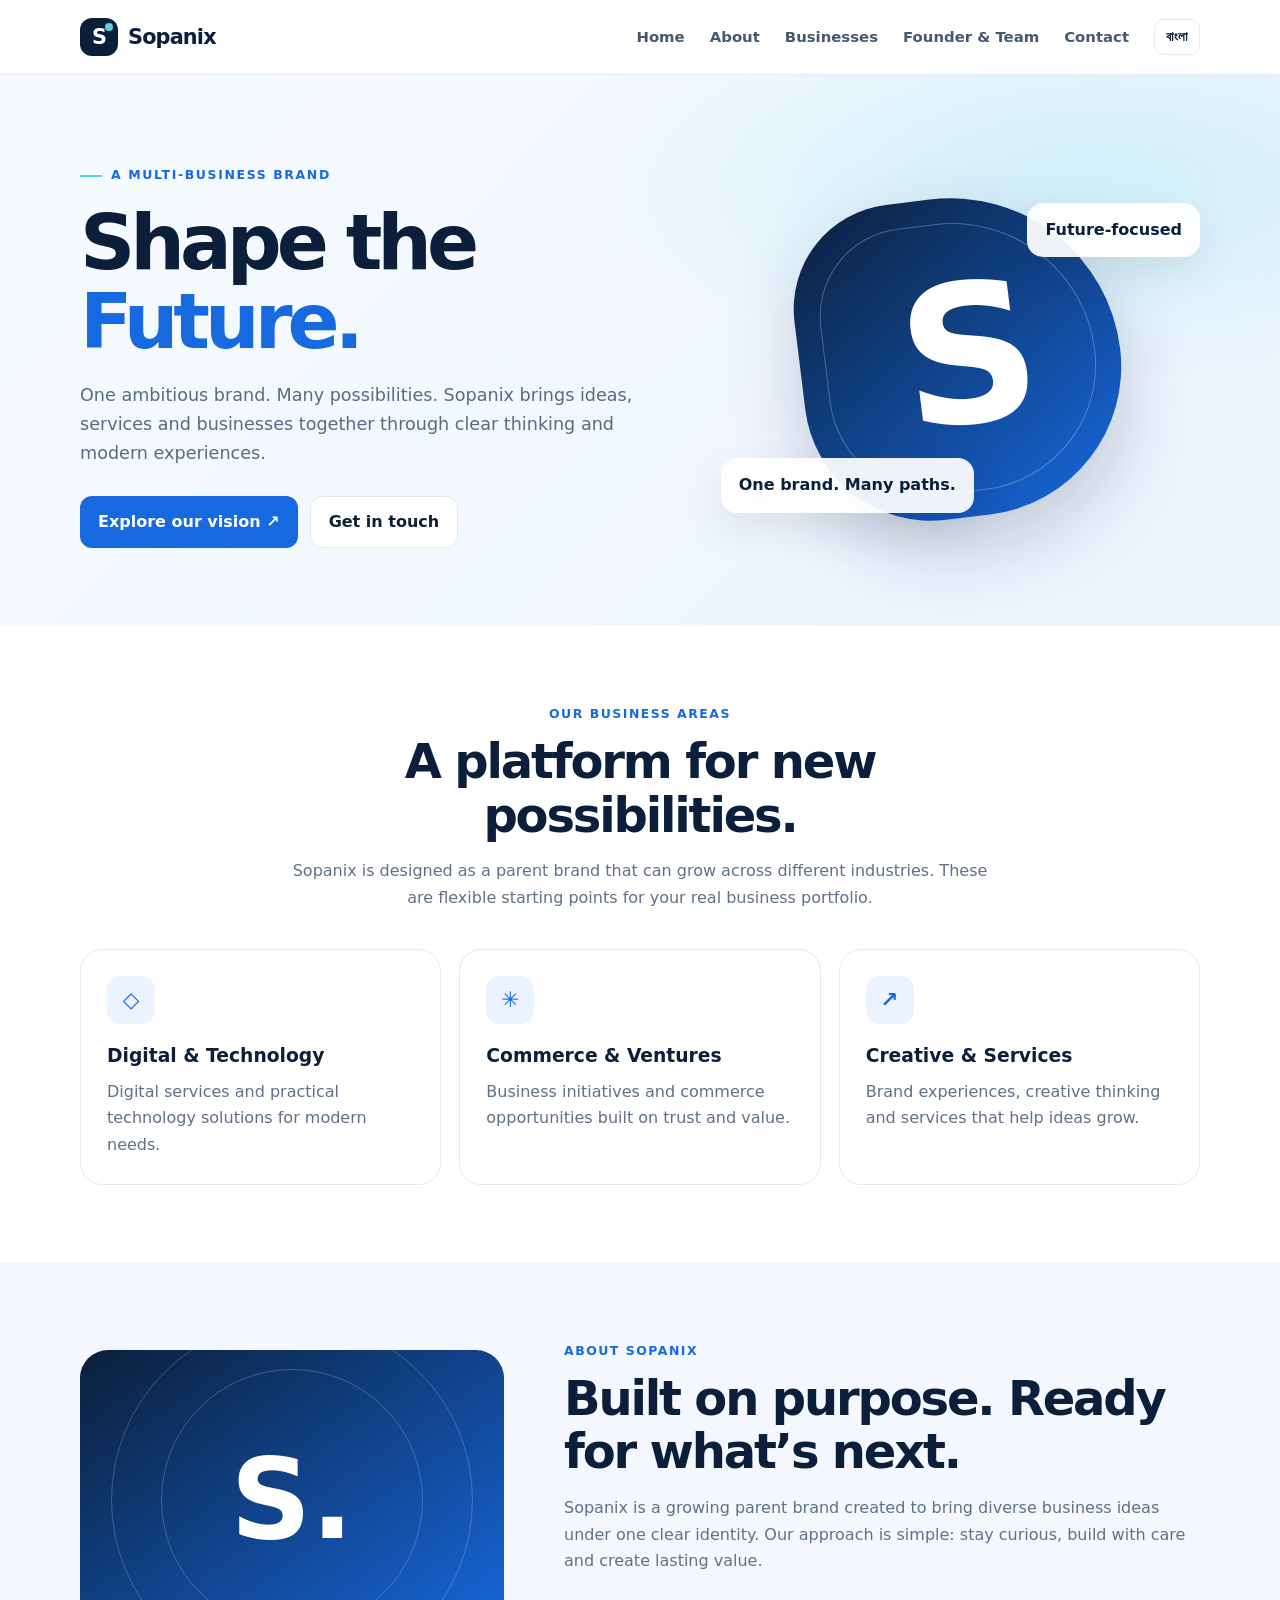
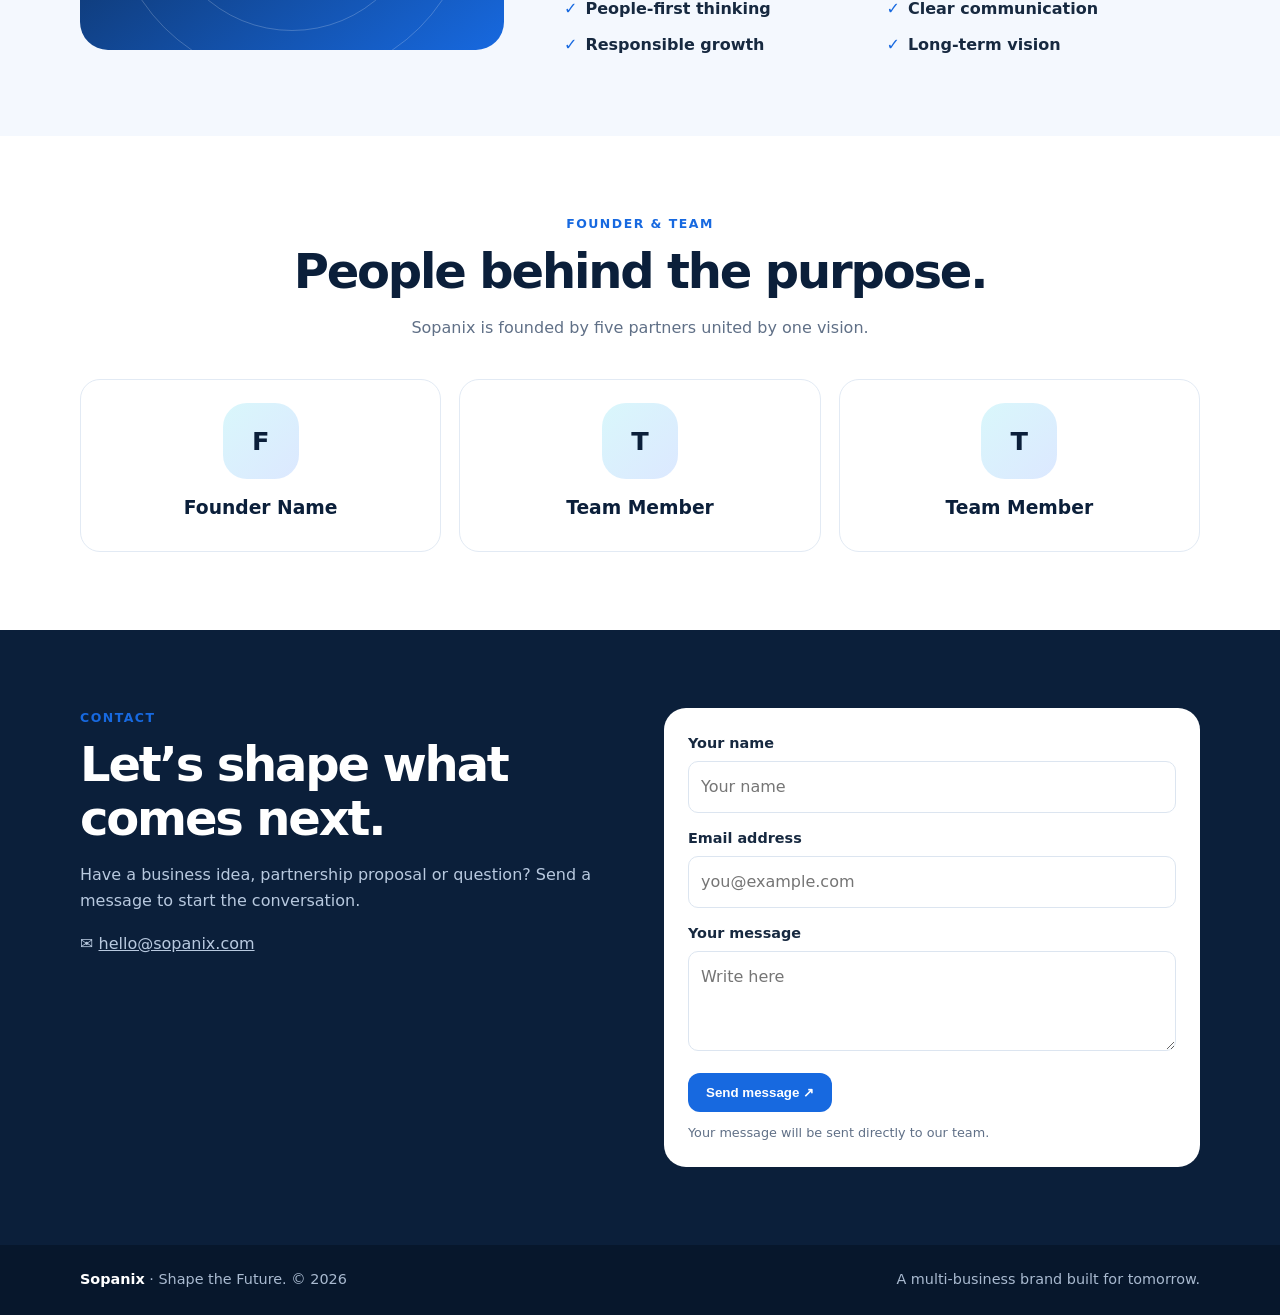
<file: index-1.html>
<!doctype html>
<html lang="en">
<head>
<meta charset="utf-8"><meta name="viewport" content="width=device-width,initial-scale=1"><meta name="theme-color" content="#0b1f3a">
<meta name="description" content="Sopanix — Shape the Future. A multi-business brand building modern possibilities."><title>Sopanix — Shape the Future</title>
<style>
:root{--navy:#0b1f3a;--blue:#1769e0;--cyan:#55d3df;--ink:#172940;--muted:#607087;--bg:#f4f8fe;--line:#e2eaf4}*{box-sizing:border-box}html{scroll-behavior:smooth;scroll-padding-top:86px}body{margin:0;font-family:Inter,system-ui,-apple-system,"Segoe UI",sans-serif;color:var(--ink);line-height:1.65}a{text-decoration:none;color:inherit}.wrap{width:min(1120px,calc(100% - 36px));margin:auto}.top{position:sticky;top:0;z-index:10;background:#ffffffed;backdrop-filter:blur(12px);border-bottom:1px solid var(--line)}nav{height:74px;display:flex;align-items:center;justify-content:space-between;gap:20px}.brand{display:flex;align-items:center;gap:10px;font-weight:900;font-size:1.3rem;letter-spacing:-.04em;color:var(--navy)}.logo{width:38px;height:38px;border-radius:12px;background:var(--navy);display:grid;place-items:center;color:white;font-weight:900;position:relative}.logo:after{content:"";position:absolute;width:8px;height:8px;background:var(--cyan);border-radius:50%;right:5px;top:5px}.navlinks{display:flex;gap:25px;align-items:center;font-size:.93rem;font-weight:650;color:#465871}.navlinks a:hover{color:var(--blue)}.btn{display:inline-flex;align-items:center;justify-content:center;background:var(--blue);color:white;padding:12px 18px;border-radius:12px;font-weight:750;border:0;cursor:pointer}.btn.alt{background:white;color:var(--navy);border:1px solid var(--line)}#lang{border:1px solid var(--line);background:white;color:var(--navy);border-radius:10px;padding:9px 11px;font-weight:750;cursor:pointer}.menu{display:none;border:1px solid var(--line);border-radius:10px;background:white;padding:8px 10px}.hero{background:radial-gradient(ellipse at 85% 20%,#55d3df38,transparent 32%),linear-gradient(135deg,#f7fbff,#edf4ff);padding:90px 0 78px}.heroGrid{display:grid;grid-template-columns:1.1fr .9fr;gap:55px;align-items:center}.eyebrow{color:var(--blue);text-transform:uppercase;letter-spacing:.13em;font-size:.78rem;font-weight:850}.eyebrow:before{content:"";display:inline-block;width:22px;height:2px;background:var(--cyan);vertical-align:middle;margin-right:9px}h1{font-size:clamp(2.8rem,6vw,5rem);line-height:1.03;letter-spacing:-.065em;color:var(--navy);margin:17px 0 20px}h1 em{font-style:normal;color:var(--blue)}.lead{font-size:1.1rem;color:#586b83;max-width:580px}.actions{display:flex;gap:12px;flex-wrap:wrap;margin-top:28px}.art{min-height:360px;display:grid;place-items:center;position:relative}.orb{width:min(320px,76vw);aspect-ratio:1;border-radius:38% 62% 54% 46%;background:linear-gradient(145deg,#0b1f3a,#1769e0);box-shadow:0 30px 75px #0b1f3a35;display:grid;place-items:center;color:white;font-size:12rem;font-weight:900;letter-spacing:-.1em;transform:rotate(-7deg);position:relative}.orb:after{content:"";position:absolute;inset:25px;border:1px solid #ffffff42;border-radius:inherit}.float{position:absolute;background:#ffffffed;box-shadow:0 16px 40px #0b1f3a18;padding:14px 18px;border-radius:16px;font-weight:800;color:var(--navy)}.float small{display:block;color:var(--muted);font-weight:500}.f1{top:26px;right:0}.f2{bottom:24px;left:0}section{padding:78px 0}.head{text-align:center;max-width:700px;margin:0 auto 38px}.kicker{font-size:.78rem;color:var(--blue);font-weight:850;text-transform:uppercase;letter-spacing:.12em}h2{font-size:clamp(2rem,4vw,3rem);line-height:1.12;letter-spacing:-.045em;color:var(--navy);margin:10px 0 14px}.head p,.about p{color:var(--muted)}.cards{display:grid;grid-template-columns:repeat(3,1fr);gap:18px}.card{border:1px solid var(--line);border-radius:22px;padding:26px;background:white}.icon{width:48px;height:48px;display:grid;place-items:center;border-radius:14px;background:#eaf3ff;color:var(--blue);font-size:1.35rem;font-weight:900}.card h3{color:var(--navy);margin:17px 0 7px}.card p{color:var(--muted);margin:0}.about{background:var(--bg)}.aboutGrid{display:grid;grid-template-columns:.8fr 1.2fr;gap:60px;align-items:center}.aboutArt{min-height:300px;border-radius:28px;background:linear-gradient(145deg,var(--navy),#1769e0);display:grid;place-items:center;color:white;font-size:7rem;font-weight:900;position:relative;overflow:hidden}.aboutArt:before,.aboutArt:after{content:"";position:absolute;width:260px;height:260px;border:1px solid #ffffff35;border-radius:50%}.aboutArt:after{width:360px;height:360px}.aboutArt span{z-index:1}.checks{display:grid;grid-template-columns:1fr 1fr;gap:9px;margin-top:22px;font-weight:700}.checks span:before{content:"✓";color:var(--blue);margin-right:8px}.team{display:flex;flex-wrap:wrap;justify-content:center;gap:18px}.team .person{flex:0 1 calc(33.333% - 12px)}.person{border:1px solid var(--line);border-radius:20px;padding:23px;text-align:center}.avatar{width:76px;height:76px;border-radius:24px;margin:0 auto 14px;background:linear-gradient(135deg,#d9f7fb,#dce8ff);display:grid;place-items:center;color:var(--navy);font-weight:900;font-size:1.6rem}.person h3{margin:0;color:var(--navy)}.person p{color:var(--muted);margin:4px 0 0}.contact{background:var(--navy);color:white}.contact h2{color:white}.contact .head p{color:#b8c9df}.contactGrid{display:grid;grid-template-columns:1fr 1fr;gap:48px}.contactInfo p{color:#b8c9df}.form{background:white;border-radius:22px;padding:24px;color:var(--ink)}label{display:block;font-size:.9rem;font-weight:750;margin:0 0 5px}.field{margin-bottom:14px}input,textarea{width:100%;padding:12px;border:1px solid #dce5f0;border-radius:10px;font:inherit}textarea{min-height:100px}footer{background:#07172c;color:#a9bad0;padding:23px 0;font-size:.9rem}.foot{display:flex;justify-content:space-between;gap:18px;flex-wrap:wrap}.foot strong{color:white}.note{font-size:.8rem;color:#607087;margin:10px 0 0}@media(max-width:760px){.hero{padding:55px 0}.heroGrid,.aboutGrid,.contactGrid{grid-template-columns:1fr;gap:30px}.art{min-height:285px}.orb{width:245px;font-size:9rem}.cards,.team .person{flex:1 1 100%}.navlinks{display:none;position:absolute;top:73px;left:0;right:0;background:white;padding:18px;flex-direction:column;border-bottom:1px solid var(--line)}.navlinks.open{display:flex}.menu{display:block}.checks{grid-template-columns:1fr}section{padding:60px 0}}
.avatar{overflow:hidden}.avatar img{width:100%;height:100%;object-fit:cover}.person .avatar.photo{width:110px;height:110px;border-radius:50%}</style></head>
<body><header class="top"><div class="wrap"><nav><a class="brand" href="#home"><span class="logo">S</span><span>Sopanix</span></a><button class="menu" id="menu" aria-label="Open menu">☰</button><div class="navlinks" id="navlinks"><a href="#home" data-en="Home" data-bn="হোম">Home</a><a href="#about" data-en="About" data-bn="আমাদের সম্পর্কে">About</a><a href="#business" data-en="Businesses" data-bn="ব্যবসায়িক বিভাগ">Businesses</a><a href="#team" data-en="Founder & Team" data-bn="প্রতিষ্ঠাতা ও টিম">Founder & Team</a><a href="#contact" data-en="Contact" data-bn="যোগাযোগ">Contact</a><button id="lang">বাংলা</button></div></nav></div></header>
<main><section class="hero" id="home"><div class="wrap heroGrid"><div><div class="eyebrow" data-key="hero_eyebrow" data-en="A multi-business brand" data-bn="বহুমুখী ব্যবসায়িক ব্র্যান্ড">A multi-business brand</div><h1 data-en-html="Shape the <em>Future.</em>" data-bn-html="ভবিষ্যৎকে <em>গড়ে তুলুন।</em>">Shape the <em>Future.</em></h1><p class="lead" data-key="hero_lead" data-en="One ambitious brand. Many possibilities. Sopanix brings ideas, services and businesses together through clear thinking and modern experiences." data-bn="একটি দূরদর্শী ব্র্যান্ড, অসংখ্য সম্ভাবনা। আধুনিক চিন্তা ও সুন্দর অভিজ্ঞতার মাধ্যমে Sopanix বিভিন্ন ধারণা, সেবা ও ব্যবসাকে একত্র করে।">One ambitious brand. Many possibilities. Sopanix brings ideas, services and businesses together through clear thinking and modern experiences.</p><div class="actions"><a class="btn" href="#business" data-en="Explore our vision ↗" data-bn="আমাদের লক্ষ্য জানুন ↗">Explore our vision ↗</a><a class="btn alt" href="#contact" data-en="Get in touch" data-bn="যোগাযোগ করুন">Get in touch</a></div></div><div class="art"><div class="orb">S</div><div class="float f1" data-en="Future-focused" data-bn="ভবিষ্যৎমুখী">Future-focused<small data-en="Ideas into action" data-bn="ধারণা থেকে বাস্তবতা">Ideas into action</small></div><div class="float f2" data-en="One brand. Many paths." data-bn="এক ব্র্যান্ড, বহু পথ।">One brand. Many paths.<small data-en="Built to evolve" data-bn="বিকাশের জন্য প্রস্তুত">Built to evolve</small></div></div></div></section>
<section id="business"><div class="wrap"><div class="head"><div class="kicker" data-en="Our business areas" data-bn="আমাদের ব্যবসায়িক ক্ষেত্র">Our business areas</div><h2 data-en="A platform for new possibilities." data-bn="নতুন সম্ভাবনার একটি প্ল্যাটফর্ম।">A platform for new possibilities.</h2><p data-en="Sopanix is designed as a parent brand that can grow across different industries. These are flexible starting points for your real business portfolio." data-bn="Sopanix এমন একটি মূল ব্র্যান্ড, যা বিভিন্ন শিল্প ও ব্যবসায় বিস্তৃত হতে পারে। আপনার প্রকৃত ব্যবসার ধরন অনুযায়ী এই বিভাগগুলো সাজানো যাবে।">Sopanix is designed as a parent brand that can grow across different industries. These are flexible starting points for your real business portfolio.</p></div><div class="cards" id="bizCards"><article class="card"><div class="icon">◇</div><h3 data-en="Digital & Technology" data-bn="ডিজিটাল ও প্রযুক্তি">Digital & Technology</h3><p data-en="Digital services and practical technology solutions for modern needs." data-bn="আধুনিক চাহিদার জন্য ডিজিটাল সেবা ও কার্যকর প্রযুক্তিগত সমাধান।">Digital services and practical technology solutions for modern needs.</p></article><article class="card"><div class="icon">✳</div><h3 data-en="Commerce & Ventures" data-bn="বাণিজ্য ও উদ্যোগ">Commerce & Ventures</h3><p data-en="Business initiatives and commerce opportunities built on trust and value." data-bn="বিশ্বাস ও মূল্যবোধের ভিত্তিতে নতুন ব্যবসায়িক উদ্যোগ ও বাণিজ্যের সুযোগ।">Business initiatives and commerce opportunities built on trust and value.</p></article><article class="card"><div class="icon">↗</div><h3 data-en="Creative & Services" data-bn="ক্রিয়েটিভ ও সেবা">Creative & Services</h3><p data-en="Brand experiences, creative thinking and services that help ideas grow." data-bn="ধারণাকে বিকশিত করতে ব্র্যান্ড অভিজ্ঞতা, সৃজনশীল চিন্তা ও বিভিন্ন সেবা।">Brand experiences, creative thinking and services that help ideas grow.</p></article></div></div></section>
<section class="about" id="about"><div class="wrap aboutGrid"><div class="aboutArt"><span>S.</span></div><div><div class="kicker" data-en="About Sopanix" data-bn="Sopanix সম্পর্কে">About Sopanix</div><h2 data-key="about_title" data-en="Built on purpose. Ready for what’s next." data-bn="সুনির্দিষ্ট লক্ষ্য নিয়ে, আগামী দিনের জন্য প্রস্তুত।">Built on purpose. Ready for what’s next.</h2><p data-key="about_text" data-en="Sopanix is a growing parent brand created to bring diverse business ideas under one clear identity. Our approach is simple: stay curious, build with care and create lasting value." data-bn="Sopanix একটি বিকাশমান মূল ব্র্যান্ড, যার লক্ষ্য বিভিন্ন ব্যবসায়িক ধারণাকে একটি সুস্পষ্ট পরিচয়ের আওতায় আনা। আমাদের নীতি সহজ—নতুন কিছু শেখা, যত্ন নিয়ে গড়ে তোলা এবং দীর্ঘস্থায়ী মূল্য সৃষ্টি করা।">Sopanix is a growing parent brand created to bring diverse business ideas under one clear identity. Our approach is simple: stay curious, build with care and create lasting value.</p><div class="checks"><span data-en="People-first thinking" data-bn="মানুষকে অগ্রাধিকার">People-first thinking</span><span data-en="Clear communication" data-bn="স্পষ্ট যোগাযোগ">Clear communication</span><span data-en="Responsible growth" data-bn="দায়িত্বশীল বিকাশ">Responsible growth</span><span data-en="Long-term vision" data-bn="দীর্ঘমেয়াদি লক্ষ্য">Long-term vision</span></div></div></div></section>
<section id="team"><div class="wrap"><div class="head"><div class="kicker" data-en="Founder & Team" data-bn="প্রতিষ্ঠাতা ও টিম">Founder & Team</div><h2 data-en="People behind the purpose." data-bn="লক্ষ্যের পেছনের মানুষগুলো।">People behind the purpose.</h2><p data-en="Sopanix is founded by five partners united by one vision." data-bn="পাঁচজন প্রতিষ্ঠাতা একই স্বপ্ন নিয়ে সোপানিক্স গড়ে তুলেছেন।">Sopanix is founded by five partners united by one vision.</p></div><div class="team" id="teamGrid"><article class="person"><div class="avatar">R</div><h3>Rezaul Karim</h3><p data-en="Founder" data-bn="প্রতিষ্ঠাতা">Founder</p></article><article class="person"><div class="avatar">H</div><h3>Hn Absar</h3><p data-en="Founder" data-bn="প্রতিষ্ঠাতা">Founder</p></article><article class="person"><div class="avatar">M</div><h3>Md Absar</h3><p data-en="Founder" data-bn="প্রতিষ্ঠাতা">Founder</p></article><article class="person"><div class="avatar">S</div><h3>Showkat Ali</h3><p data-en="Founder" data-bn="প্রতিষ্ঠাতা">Founder</p></article><article class="person"><div class="avatar">S</div><h3>Sahidul Islam</h3><p data-en="Founder" data-bn="প্রতিষ্ঠাতা">Founder</p></article></div></div></section>
<section class="contact" id="contact"><div class="wrap"><div class="contactGrid"><div class="contactInfo"><div class="kicker" data-en="Contact" data-bn="যোগাযোগ">Contact</div><h2 data-en="Let’s shape what comes next." data-bn="চলুন, আগামী দিনকে একসঙ্গে গড়ি।">Let’s shape what comes next.</h2><p data-en="Have a business idea, partnership proposal or question? Send a message to start the conversation." data-bn="আপনার কি ব্যবসায়িক ধারণা, অংশীদারত্বের প্রস্তাব বা কোনো প্রশ্ন আছে? আলোচনা শুরু করতে বার্তা পাঠান।">Have a business idea, partnership proposal or question? Send a message to start the conversation.</p><p>✉ <a id="mailLink" href="mailto:Sopanix.official@gmail.com" style="text-decoration:underline">Sopanix.official@gmail.com</a></p></div><form class="form" id="contactForm" name="contact" method="POST" data-netlify="true" netlify-honeypot="bot-field"><input type="hidden" name="form-name" value="contact"><p style="display:none"><label>Do not fill: <input name="bot-field"></label></p><div class="field"><label for="name" data-en="Your name" data-bn="আপনার নাম">Your name</label><input id="name" name="name" required data-ph-en="Your name" data-ph-bn="আপনার নাম" placeholder="Your name"></div><div class="field"><label for="email" data-en="Email address" data-bn="ইমেইল ঠিকানা">Email address</label><input id="email" name="email" type="email" required placeholder="you@example.com"></div><div class="field"><label for="message" data-en="Your message" data-bn="আপনার বার্তা">Your message</label><textarea id="message" name="message" required data-ph-en="Write here" data-ph-bn="এখানে লিখুন" placeholder="Write here"></textarea></div><button class="btn" type="submit" data-en="Send message ↗" data-bn="বার্তা পাঠান ↗">Send message ↗</button><p class="note" id="formNote" data-en="Your message will be sent directly to our team." data-bn="আপনার বার্তা সরাসরি আমাদের টিমের কাছে পৌঁছাবে।">Your message will be sent directly to our team.</p></form></div></div></section></main>
<footer><div class="wrap foot"><span><strong>Sopanix</strong> · Shape the Future. © <span id="year"></span></span><span data-en="A multi-business brand built for tomorrow." data-bn="আগামীর জন্য গড়ে ওঠা একটি বহুমুখী ব্র্যান্ড।">A multi-business brand built for tomorrow.</span></div></footer>
<script>
let language='en';const langButton=document.getElementById('lang');function setLanguage(next){language=next;document.documentElement.lang=next;document.querySelectorAll('[data-en]').forEach(el=>{el.textContent=el.dataset[next]});document.querySelectorAll('[data-en-html]').forEach(el=>{el.innerHTML=el.dataset[next+'Html']});document.querySelectorAll('[data-ph-en]').forEach(el=>{el.placeholder=el.dataset[next==='en'?'phEn':'phBn']});langButton.textContent=next==='en'?'বাংলা':'English';}langButton.addEventListener('click',()=>setLanguage(language==='en'?'bn':'en'));document.getElementById('menu').addEventListener('click',()=>document.getElementById('navlinks').classList.toggle('open'));document.querySelectorAll('#navlinks a').forEach(a=>a.addEventListener('click',()=>document.getElementById('navlinks').classList.remove('open')));document.getElementById('year').textContent=new Date().getFullYear();document.getElementById('contactForm').addEventListener('submit',e=>{e.preventDefault();const f=e.target,btn=f.querySelector('button[type=submit]'),note=document.getElementById('formNote');btn.disabled=true;fetch('/',{method:'POST',headers:{'Content-Type':'application/x-www-form-urlencoded'},body:new URLSearchParams(new FormData(f)).toString()}).then(r=>{if(!r.ok)throw 0;f.reset();note.dataset.en='Thank you! Your message has been sent.';note.dataset.bn='ধন্যবাদ! আপনার বার্তা পাঠানো হয়েছে।';note.textContent=note.dataset[language];note.style.color='#0a7d3b'}).catch(()=>{note.dataset.en='Sorry, something went wrong. Please email Sopanix.official@gmail.com';note.dataset.bn='দুঃখিত, সমস্যা হয়েছে। অনুগ্রহ করে Sopanix.official@gmail.com-এ ইমেইল করুন।';note.textContent=note.dataset[language];note.style.color='#c0392b'}).finally(()=>{btn.disabled=false})});

const esc=t=>String(t==null?'':t).replace(/[&<>"]/g,c=>({'&':'&amp;','<':'&lt;','>':'&gt;','"':'&quot;'}[c]));
fetch('/site.json',{cache:'no-cache'}).then(r=>r.json()).then(d=>{
document.querySelectorAll('[data-key]').forEach(el=>{const v=d[el.dataset.key];if(v&&v.en){el.dataset.en=v.en;el.dataset.bn=v.bn||v.en}});
if(d.businesses)document.getElementById('bizCards').innerHTML=d.businesses.map(b=>'<article class="card"><div class="icon">'+esc(b.icon)+'</div><h3 data-en="'+esc(b.title.en)+'" data-bn="'+esc(b.title.bn||b.title.en)+'"></h3><p data-en="'+esc(b.text.en)+'" data-bn="'+esc(b.text.bn||b.text.en)+'"></p></article>').join('');
if(d.team)document.getElementById('teamGrid').innerHTML=d.team.map(p=>'<article class="person"><div class="avatar'+(p.photo?' photo':'')+'">'+(p.photo?'<img src="'+esc(p.photo)+'" alt="'+esc(p.name)+'">':esc((p.name||'?').charAt(0)))+'</div><h3>'+esc(p.name)+'</h3><p data-en="'+esc(p.role.en)+'" data-bn="'+esc(p.role.bn||p.role.en)+'"></p></article>').join('');
if(d.email){const a=document.getElementById('mailLink');a.href='mailto:'+d.email;a.textContent=d.email}
setLanguage(language);}).catch(()=>{});
</script></body></html>
</file>
